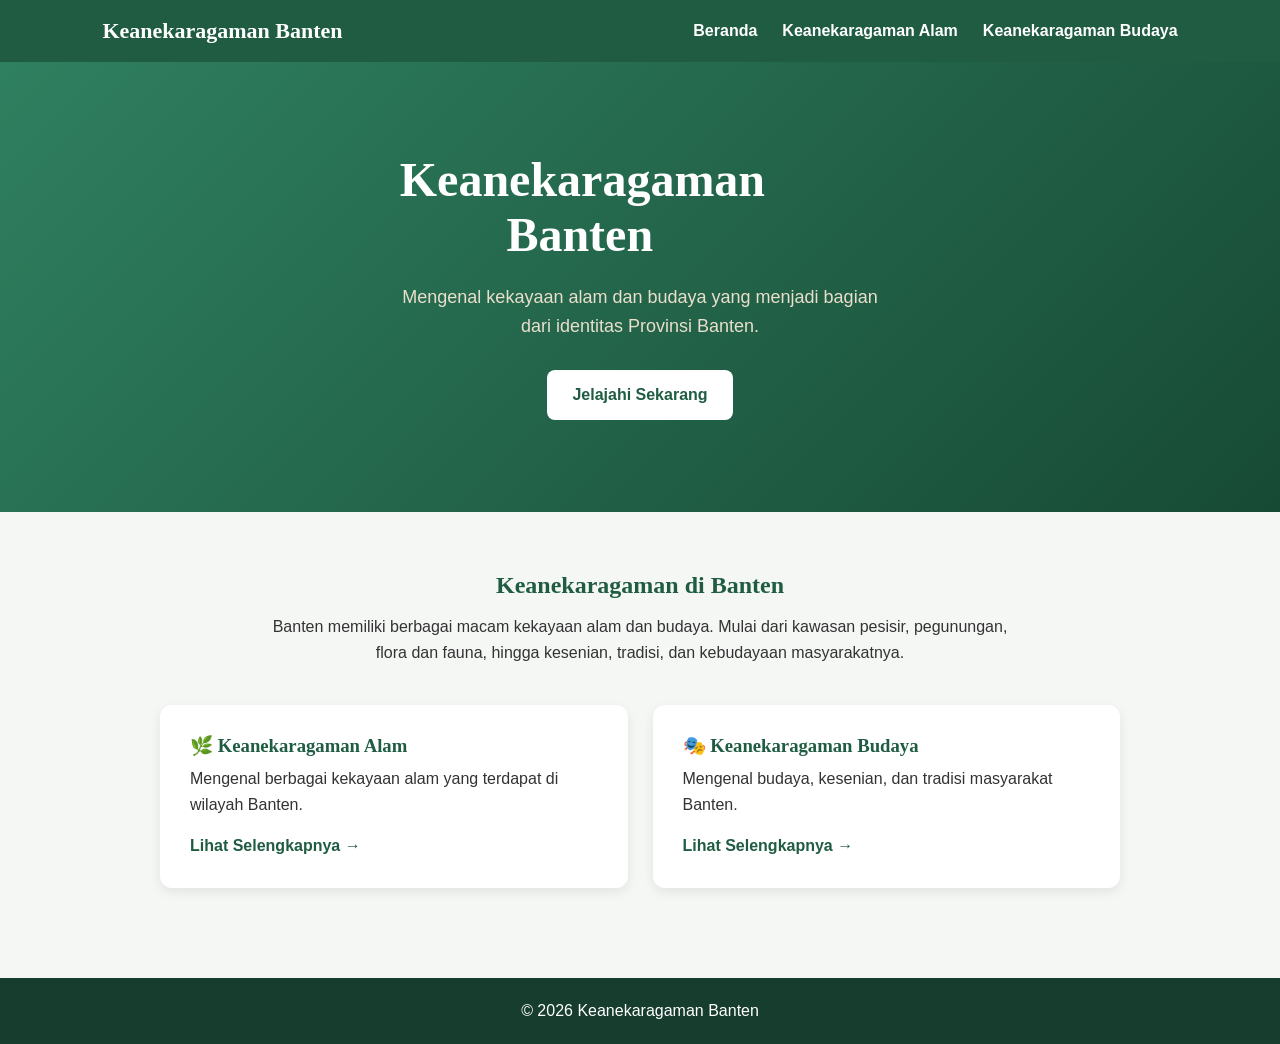
<file: index.html>
<!DOCTYPE html>
<html lang="id">
<head>
    <meta charset="UTF-8">
    <meta name="viewport" content="width=device-width, initial-scale=1.0">
    <title>Keanekaragaman Banten</title>
    <link rel="stylesheet" href="style.css">
</head>

<body>

    <header>
        <nav class="navbar">
            <h2>Keanekaragaman Banten</h2>

            <ul>
                <li><a href="index.html">Beranda</a></li>
                <li><a href="alam.html">Keanekaragaman Alam</a></li>
                <li><a href="budaya.html">Keanekaragaman Budaya</a></li>
            </ul>
        </nav>
    </header>

    <main>

        <section class="hero">
            <div class="hero-content">
                <h1>Keanekaragaman Banten</h1>
                <p>
                    Mengenal kekayaan alam dan budaya yang menjadi bagian
                    dari identitas Provinsi Banten.
                </p>

                <a href="alam.html" class="button">Jelajahi Sekarang</a>
            </div>
        </section>

        <section class="intro">
            <h2>Keanekaragaman di Banten</h2>

            <p>
                Banten memiliki berbagai macam kekayaan alam dan budaya.
                Mulai dari kawasan pesisir, pegunungan, flora dan fauna,
                hingga kesenian, tradisi, dan kebudayaan masyarakatnya.
            </p>

            <div class="cards">

                <div class="card">
                    <h3>🌿 Keanekaragaman Alam</h3>
                    <p>
                        Mengenal berbagai kekayaan alam yang terdapat
                        di wilayah Banten.
                    </p>
                    <a href="alam.html">Lihat Selengkapnya →</a>
                </div>

                <div class="card">
                    <h3>🎭 Keanekaragaman Budaya</h3>
                    <p>
                        Mengenal budaya, kesenian, dan tradisi masyarakat
                        Banten.
                    </p>
                    <a href="budaya.html">Lihat Selengkapnya →</a>
                </div>

            </div>
        </section>

    </main>

    <footer>
        <p>&copy; 2026 Keanekaragaman Banten</p>
    </footer>

</body>
</html>
</file>
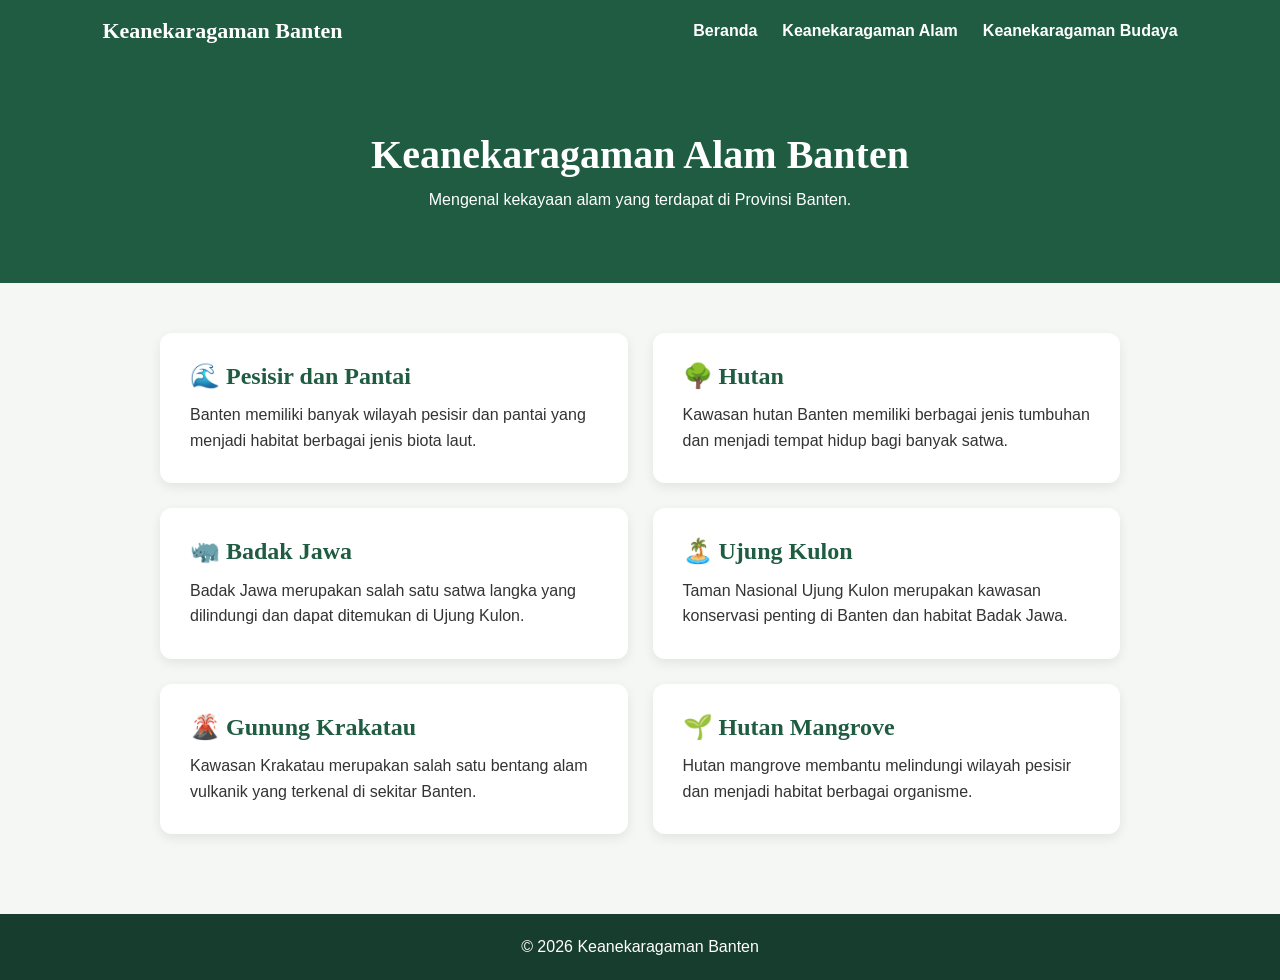
<file: alam.html>
<!DOCTYPE html>
<html lang="id">
<head>
    <meta charset="UTF-8">
    <meta name="viewport" content="width=device-width, initial-scale=1.0">
    <title>Keanekaragaman Alam Banten</title>
    <link rel="stylesheet" href="style.css">
</head>

<body>

    <header>
        <nav class="navbar">
            <h2>Keanekaragaman Banten</h2>

            <ul>
                <li><a href="index.html">Beranda</a></li>
                <li><a href="alam.html">Keanekaragaman Alam</a></li>
                <li><a href="budaya.html">Keanekaragaman Budaya</a></li>
            </ul>
        </nav>
    </header>

    <main>

        <section class="page-header">
            <h1>Keanekaragaman Alam Banten</h1>
            <p>
                Mengenal kekayaan alam yang terdapat di Provinsi Banten.
            </p>
        </section>

        <section class="content">

            <div class="nature-card">
                <h2>🌊 Pesisir dan Pantai</h2>
                <p>
                    Banten memiliki banyak wilayah pesisir dan pantai
                    yang menjadi habitat berbagai jenis biota laut.
                </p>
            </div>

            <div class="nature-card">
                <h2>🌳 Hutan</h2>
                <p>
                    Kawasan hutan Banten memiliki berbagai jenis tumbuhan
                    dan menjadi tempat hidup bagi banyak satwa.
                </p>
            </div>

            <div class="nature-card">
                <h2>🦏 Badak Jawa</h2>
                <p>
                    Badak Jawa merupakan salah satu satwa langka yang
                    dilindungi dan dapat ditemukan di Ujung Kulon.
                </p>
            </div>

            <div class="nature-card">
                <h2>🏝️ Ujung Kulon</h2>
                <p>
                    Taman Nasional Ujung Kulon merupakan kawasan konservasi
                    penting di Banten dan habitat Badak Jawa.
                </p>
            </div>

            <div class="nature-card">
                <h2>🌋 Gunung Krakatau</h2>
                <p>
                    Kawasan Krakatau merupakan salah satu bentang alam
                    vulkanik yang terkenal di sekitar Banten.
                </p>
            </div>

            <div class="nature-card">
                <h2>🌱 Hutan Mangrove</h2>
                <p>
                    Hutan mangrove membantu melindungi wilayah pesisir
                    dan menjadi habitat berbagai organisme.
                </p>
            </div>

        </section>

    </main>

    <footer>
        <p>&copy; 2026 Keanekaragaman Banten</p>
    </footer>

</body>
</html>
</file>
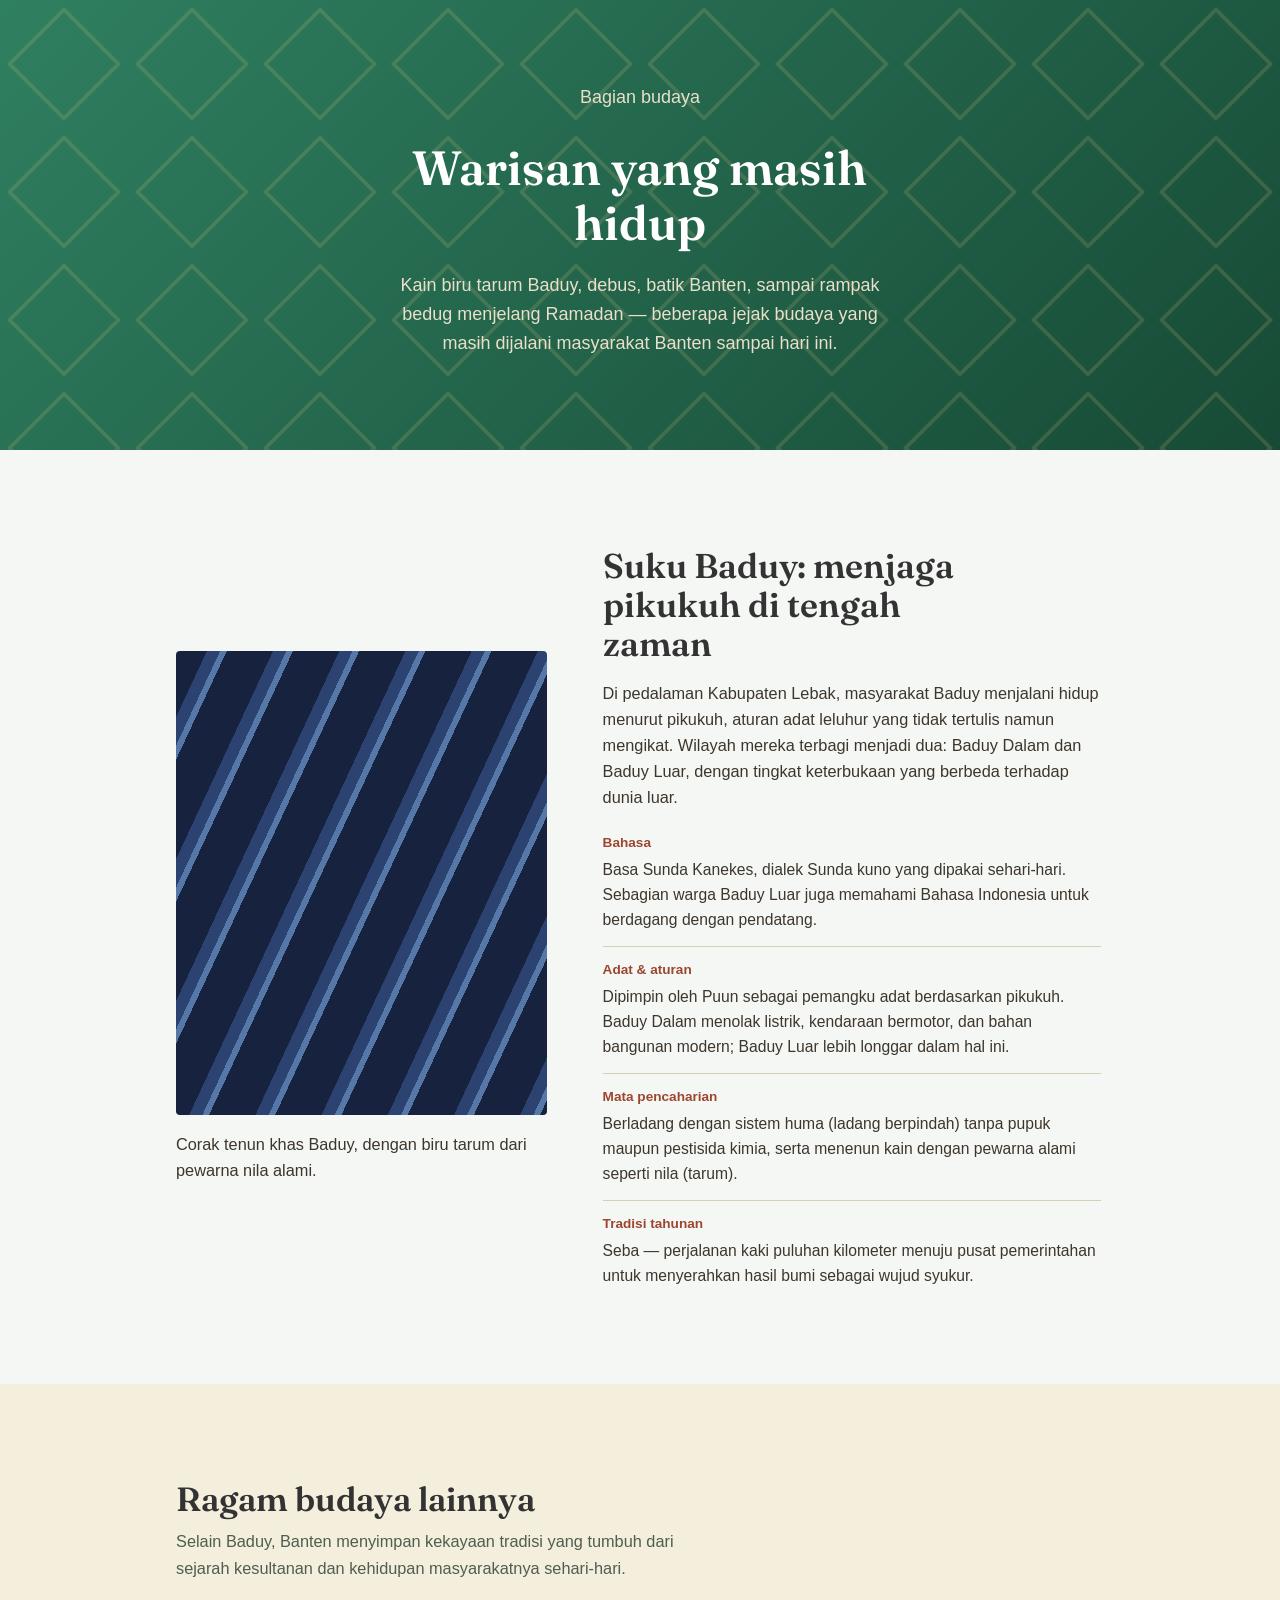
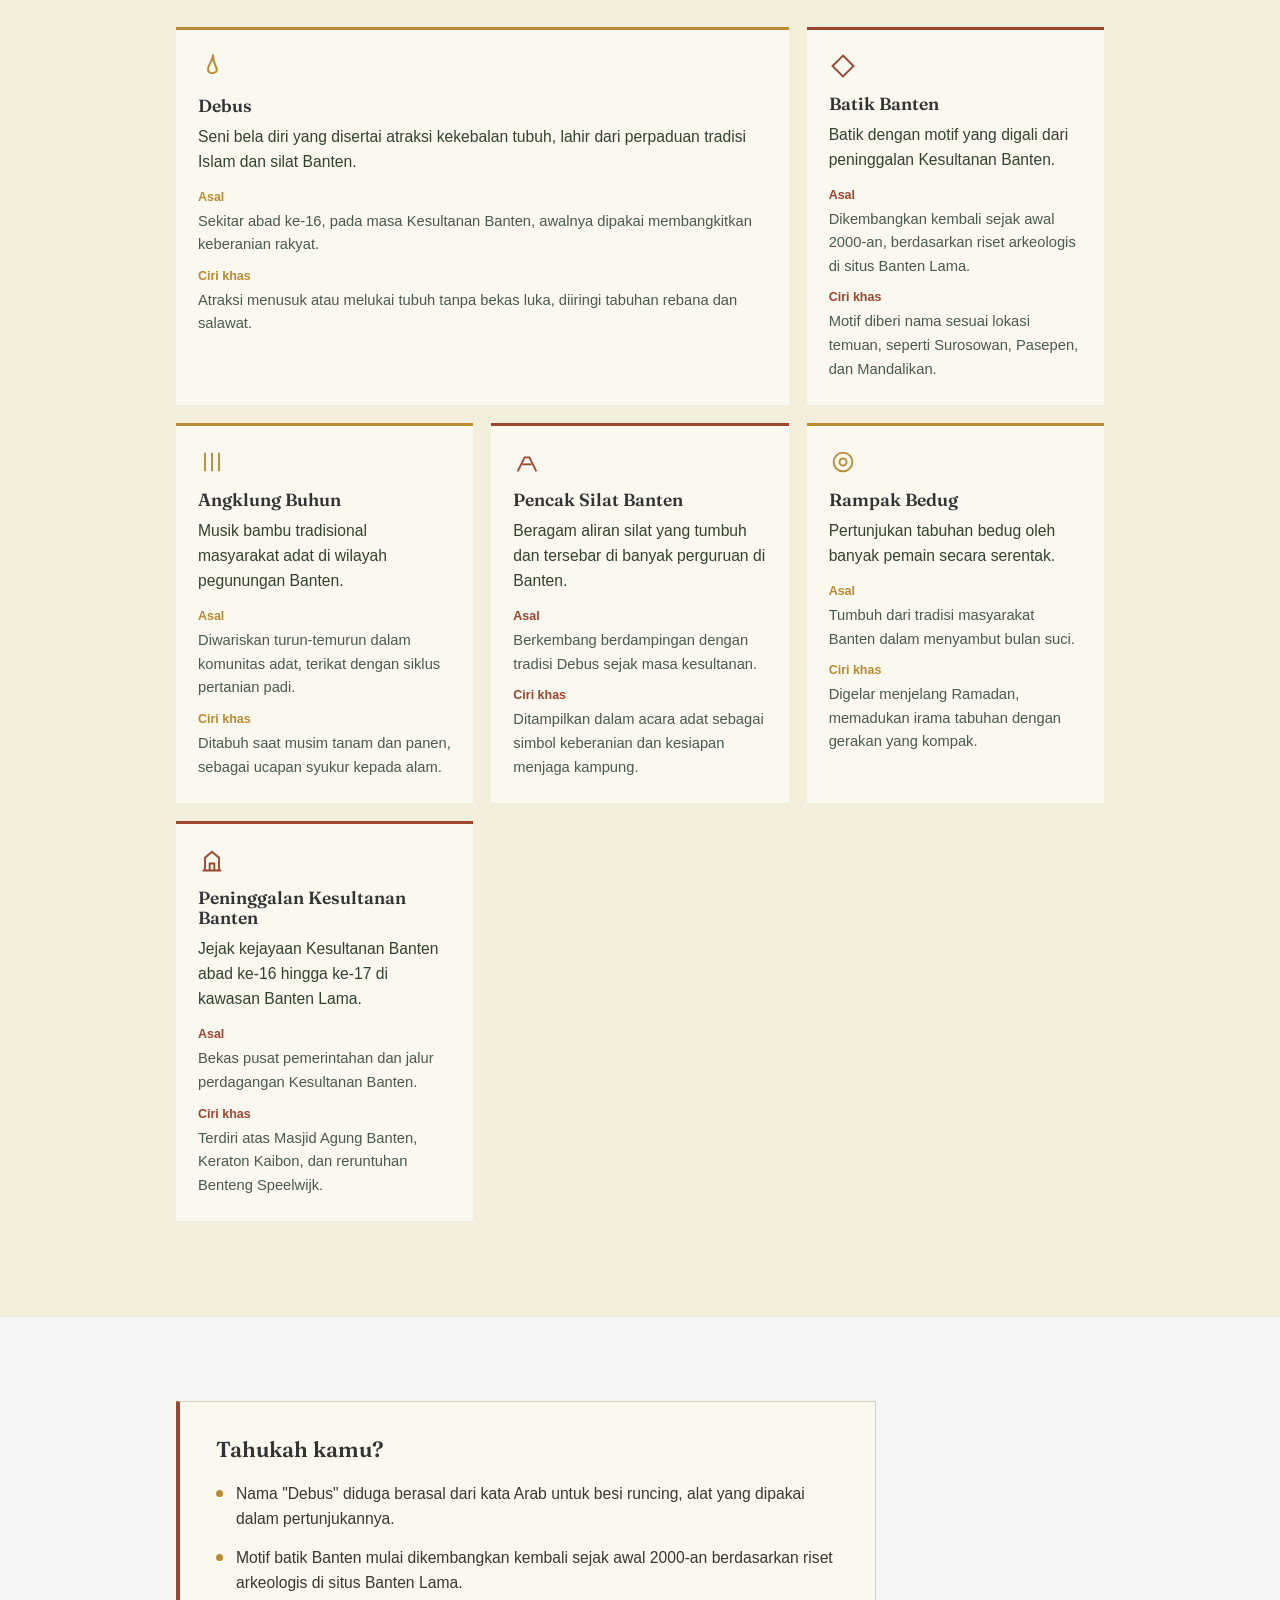
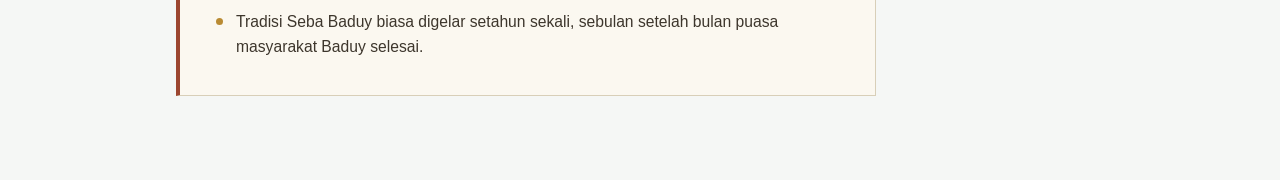
<file: budaya.html>
<!doctype html>
<html lang="id">
<head>
<meta charset="utf-8">
<meta name="viewport" content="width=device-width, initial-scale=1">
<title>Budaya Banten — Warisan yang Masih Hidup</title>
<meta name="description" content="Menjelajahi budaya Banten: Suku Baduy, Debus, Batik Banten, Angklung Buhun, Rampak Bedug, dan peninggalan Kesultanan Banten.">
<link rel="preconnect" href="https://fonts.googleapis.com">
<link rel="preconnect" href="https://fonts.gstatic.com" crossorigin>
<link href="https://fonts.googleapis.com/css2?family=Fraunces:ital,opsz,wght@0,9..144,400;0,9..144,600;0,9..144,700;1,9..144,500&family=Work+Sans:wght@400;500;600&display=swap" rel="stylesheet">
<link rel="stylesheet" href="style.css">
</head>
<body>

  <section class="hero">
    <svg class="hero-pattern" viewBox="0 0 400 200" preserveAspectRatio="xMidYMid slice" xmlns="http://www.w3.org/2000/svg" aria-hidden="true">
      <defs>
        <pattern id="heroIkat" width="40" height="40" patternUnits="userSpaceOnUse">
          <polygon points="20,3 37,20 20,37 3,20" fill="none" stroke="#E7C88C" stroke-width="1.2"/>
        </pattern>
      </defs>
      <rect width="400" height="200" fill="url(#heroIkat)"/>
    </svg>
    <div class="wrap">
      <p class="hero-eyebrow">Bagian budaya</p>
      <h1>Warisan yang masih hidup</h1>
      <p>Kain biru tarum Baduy, debus, batik Banten, sampai rampak bedug menjelang Ramadan — beberapa jejak budaya yang masih dijalani masyarakat Banten sampai hari ini.</p>
    </div>
  </section>

  <section class="sorotan" id="sorotan">
    <div class="wrap">
      <div>
        <div class="swatch" role="img" aria-label="Motif tenun Baduy dengan garis-garis biru tarum khas"></div>
        <p class="swatch-caption">Corak tenun khas Baduy, dengan biru tarum dari pewarna nila alami.</p>
      </div>
      <div>
        <h2>Suku Baduy: menjaga pikukuh di tengah zaman</h2>
        <p>Di pedalaman Kabupaten Lebak, masyarakat Baduy menjalani hidup menurut pikukuh, aturan adat leluhur yang tidak tertulis namun mengikat. Wilayah mereka terbagi menjadi dua: Baduy Dalam dan Baduy Luar, dengan tingkat keterbukaan yang berbeda terhadap dunia luar.</p>
        <dl class="sorotan-facts">
          <div>
            <dt>Bahasa</dt>
            <dd>Basa Sunda Kanekes, dialek Sunda kuno yang dipakai sehari-hari. Sebagian warga Baduy Luar juga memahami Bahasa Indonesia untuk berdagang dengan pendatang.</dd>
          </div>
          <div>
            <dt>Adat &amp; aturan</dt>
            <dd>Dipimpin oleh Puun sebagai pemangku adat berdasarkan pikukuh. Baduy Dalam menolak listrik, kendaraan bermotor, dan bahan bangunan modern; Baduy Luar lebih longgar dalam hal ini.</dd>
          </div>
          <div>
            <dt>Mata pencaharian</dt>
            <dd>Berladang dengan sistem huma (ladang berpindah) tanpa pupuk maupun pestisida kimia, serta menenun kain dengan pewarna alami seperti nila (tarum).</dd>
          </div>
          <div>
            <dt>Tradisi tahunan</dt>
            <dd>Seba — perjalanan kaki puluhan kilometer menuju pusat pemerintahan untuk menyerahkan hasil bumi sebagai wujud syukur.</dd>
          </div>
        </dl>
      </div>
    </div>
  </section>

  <section class="ragam" id="ragam">
    <div class="wrap">
      <div class="section-head">
        <h2>Ragam budaya lainnya</h2>
        <p>Selain Baduy, Banten menyimpan kekayaan tradisi yang tumbuh dari sejarah kesultanan dan kehidupan masyarakatnya sehari-hari.</p>
      </div>
      <div class="ragam-grid">

        <article class="ragam-item featured">
          <svg class="icon" width="30" height="30" viewBox="0 0 24 24" fill="none" stroke="currentColor" stroke-width="1.6" aria-hidden="true"><path d="M12 2 C12 8 8 9 8 14 C8 18 15 18 15 14 C15 11 12 10 12 2Z"/></svg>
          <h3>Debus</h3>
          <p class="item-lead">Seni bela diri yang disertai atraksi kekebalan tubuh, lahir dari perpaduan tradisi Islam dan silat Banten.</p>
          <dl class="item-facts">
            <div><dt>Asal</dt><dd>Sekitar abad ke-16, pada masa Kesultanan Banten, awalnya dipakai membangkitkan keberanian rakyat.</dd></div>
            <div><dt>Ciri khas</dt><dd>Atraksi menusuk atau melukai tubuh tanpa bekas luka, diiringi tabuhan rebana dan salawat.</dd></div>
          </dl>
        </article>

        <article class="ragam-item">
          <svg class="icon" width="28" height="28" viewBox="0 0 24 24" fill="none" stroke="currentColor" stroke-width="1.6" aria-hidden="true"><polygon points="12,3 21,12 12,21 3,12"/></svg>
          <h3>Batik Banten</h3>
          <p class="item-lead">Batik dengan motif yang digali dari peninggalan Kesultanan Banten.</p>
          <dl class="item-facts">
            <div><dt>Asal</dt><dd>Dikembangkan kembali sejak awal 2000-an, berdasarkan riset arkeologis di situs Banten Lama.</dd></div>
            <div><dt>Ciri khas</dt><dd>Motif diberi nama sesuai lokasi temuan, seperti Surosowan, Pasepen, dan Mandalikan.</dd></div>
          </dl>
        </article>

        <article class="ragam-item">
          <svg class="icon" width="28" height="28" viewBox="0 0 24 24" fill="none" stroke="currentColor" stroke-width="1.6" aria-hidden="true"><path d="M6 4v16M12 4v16M18 4v16"/></svg>
          <h3>Angklung Buhun</h3>
          <p class="item-lead">Musik bambu tradisional masyarakat adat di wilayah pegunungan Banten.</p>
          <dl class="item-facts">
            <div><dt>Asal</dt><dd>Diwariskan turun-temurun dalam komunitas adat, terikat dengan siklus pertanian padi.</dd></div>
            <div><dt>Ciri khas</dt><dd>Ditabuh saat musim tanam dan panen, sebagai ucapan syukur kepada alam.</dd></div>
          </dl>
        </article>

        <article class="ragam-item">
          <svg class="icon" width="28" height="28" viewBox="0 0 24 24" fill="none" stroke="currentColor" stroke-width="1.6" aria-hidden="true"><path d="M4 20 L10 8 L14 8 L20 20"/><path d="M8 14h8"/></svg>
          <h3>Pencak Silat Banten</h3>
          <p class="item-lead">Beragam aliran silat yang tumbuh dan tersebar di banyak perguruan di Banten.</p>
          <dl class="item-facts">
            <div><dt>Asal</dt><dd>Berkembang berdampingan dengan tradisi Debus sejak masa kesultanan.</dd></div>
            <div><dt>Ciri khas</dt><dd>Ditampilkan dalam acara adat sebagai simbol keberanian dan kesiapan menjaga kampung.</dd></div>
          </dl>
        </article>

        <article class="ragam-item">
          <svg class="icon" width="28" height="28" viewBox="0 0 24 24" fill="none" stroke="currentColor" stroke-width="1.6" aria-hidden="true"><circle cx="12" cy="12" r="8"/><circle cx="12" cy="12" r="3"/></svg>
          <h3>Rampak Bedug</h3>
          <p class="item-lead">Pertunjukan tabuhan bedug oleh banyak pemain secara serentak.</p>
          <dl class="item-facts">
            <div><dt>Asal</dt><dd>Tumbuh dari tradisi masyarakat Banten dalam menyambut bulan suci.</dd></div>
            <div><dt>Ciri khas</dt><dd>Digelar menjelang Ramadan, memadukan irama tabuhan dengan gerakan yang kompak.</dd></div>
          </dl>
        </article>

        <article class="ragam-item">
          <svg class="icon" width="28" height="28" viewBox="0 0 24 24" fill="none" stroke="currentColor" stroke-width="1.6" aria-hidden="true"><path d="M4 21h16M6 21V10l6-5 6 5v11M10 21v-6h4v6"/></svg>
          <h3>Peninggalan Kesultanan Banten</h3>
          <p class="item-lead">Jejak kejayaan Kesultanan Banten abad ke-16 hingga ke-17 di kawasan Banten Lama.</p>
          <dl class="item-facts">
            <div><dt>Asal</dt><dd>Bekas pusat pemerintahan dan jalur perdagangan Kesultanan Banten.</dd></div>
            <div><dt>Ciri khas</dt><dd>Terdiri atas Masjid Agung Banten, Keraton Kaibon, dan reruntuhan Benteng Speelwijk.</dd></div>
          </dl>
        </article>

      </div>
    </div>
  </section>

  <section class="fakta" id="fakta">
    <div class="wrap">
      <div class="fakta-box">
        <h2>Tahukah kamu?</h2>
        <ul class="fakta-list">
          <li>Nama "Debus" diduga berasal dari kata Arab untuk besi runcing, alat yang dipakai dalam pertunjukannya.</li>
          <li>Motif batik Banten mulai dikembangkan kembali sejak awal 2000-an berdasarkan riset arkeologis di situs Banten Lama.</li>
          <li>Tradisi Seba Baduy biasa digelar setahun sekali, sebulan setelah bulan puasa masyarakat Baduy selesai.</li>
        </ul>
      </div>
    </div>
  </section>

</body>
</html>
</file>
<file: style.css>
* {
    margin: 0;
    padding: 0;
    box-sizing: border-box;
}

body {
    font-family: Arial, sans-serif;
    background-color: #f5f7f5;
    color: #333;
    line-height: 1.6;
}

/* Navbar */

.navbar {
    background-color: #1f5c42;
    color: white;
    padding: 18px 8%;
    display: flex;
    justify-content: space-between;
    align-items: center;
}

.navbar h2 {
    font-size: 22px;
}

.navbar ul {
    list-style: none;
    display: flex;
    gap: 25px;
}

.navbar a {
    color: white;
    text-decoration: none;
    font-weight: bold;
}

.navbar a:hover {
    text-decoration: underline;
}

/* Hero */

.hero {
    min-height: 450px;
    display: flex;
    align-items: center;
    justify-content: center;
    text-align: center;
    padding: 40px 20px;
    background: linear-gradient(135deg, #2f8060, #174a35);
    color: white;
}

.hero-content {
    max-width: 700px;
}

.hero h1 {
    font-size: 48px;
    margin-bottom: 15px;
}

.hero p {
    font-size: 18px;
    margin-bottom: 30px;
}

.button {
    display: inline-block;
    background-color: white;
    color: #1f5c42;
    padding: 12px 25px;
    border-radius: 8px;
    text-decoration: none;
    font-weight: bold;
}

.button:hover {
    background-color: #e8eee9;
}

/* Intro */

.intro {
    max-width: 1000px;
    margin: auto;
    padding: 60px 20px;
    text-align: center;
}

.intro h2 {
    color: #1f5c42;
    margin-bottom: 15px;
}

.intro > p {
    max-width: 750px;
    margin: auto;
}

/* Cards */

.cards {
    display: grid;
    grid-template-columns: repeat(2, 1fr);
    gap: 25px;
    margin-top: 40px;
}

.card {
    background-color: white;
    padding: 30px;
    border-radius: 12px;
    box-shadow: 0 4px 12px rgba(0, 0, 0, 0.08);
    text-align: left;
}

.card h3 {
    color: #1f5c42;
    margin-bottom: 10px;
}

.card a {
    display: inline-block;
    margin-top: 15px;
    color: #1f5c42;
    text-decoration: none;
    font-weight: bold;
}

/* Page Header */

.page-header {
    background-color: #1f5c42;
    color: white;
    text-align: center;
    padding: 70px 20px;
}

.page-header h1 {
    font-size: 40px;
    margin-bottom: 10px;
}

/* Nature Content */

.content {
    max-width: 1000px;
    margin: auto;
    padding: 50px 20px;
    display: grid;
    grid-template-columns: repeat(2, 1fr);
    gap: 25px;
}

.nature-card {
    background-color: white;
    padding: 30px;
    border-radius: 12px;
    box-shadow: 0 4px 12px rgba(0, 0, 0, 0.08);
}

.nature-card h2 {
    color: #1f5c42;
    margin-bottom: 12px;
}

/* Footer */

footer {
    background-color: #163d2e;
    color: white;
    text-align: center;
    padding: 20px;
    margin-top: 30px;
}

/* Responsive */

@media (max-width: 768px) {

    .navbar {
        flex-direction: column;
        gap: 15px;
    }

    .navbar ul {
        flex-direction: column;
        text-align: center;
        gap: 10px;
    }

    .hero h1 {
        font-size: 36px;
    }

    .cards,
    .content {
        grid-template-columns: 1fr;
    }
}
:root{
    --bg: #F1ECDF;
    --paper: #FBF8F0;
    --paper-tint: #F4EEDD;
    --ink: #1C2A20;
    --brick: #9C4630;
    --brick-deep: #46201A;
    --gold: #B98B33;
    --tarum-deep: #16223E;
    --tarum: #2C4270;
    --tarum-light: #5678A8;
    --line: #D8CFB8;
    --line-on-dark: rgba(241,236,223,0.2);
    --serif: "Fraunces", Georgia, "Times New Roman", serif;
    --sans: "Work Sans", -apple-system, BlinkMacSystemFont, "Segoe UI", sans-serif;
  }

  *{ box-sizing: border-box; }
  html{ scroll-behavior: smooth; }
  @media (prefers-reduced-motion: reduce){
    html{ scroll-behavior: auto; }
    *{ animation-duration: 0.001ms !important; animation-iteration-count: 1 !important; transition-duration: 0.001ms !important; }
  }

  body{
    margin: 0;
    background: var(--bg);
    color: var(--ink);
    font-family: var(--sans);
    line-height: 1.55;
    -webkit-font-smoothing: antialiased;
  }
  a{ color: inherit; }
  a:focus-visible, button:focus-visible{
    outline: 2px solid var(--brick);
    outline-offset: 3px;
  }
  img, svg{ max-width: 100%; display: block; }
  h1, h2, h3{ font-family: var(--serif); font-weight: 600; line-height: 1.14; margin: 0; }
  p{ margin: 0; }

  .wrap{
    max-width: 1040px;
    margin: 0 auto;
    padding: 0 clamp(20px, 5vw, 56px);
  }

  /* ---------- Hero ---------- */
  .hero{
    position: relative;
    overflow: hidden;
    background: var(--brick-deep);
    color: var(--paper);
    padding: clamp(64px, 11vw, 110px) 0 clamp(56px, 10vw, 96px);
  }
  .hero-pattern{
    position: absolute;
    inset: 0;
    opacity: 0.16;
    z-index: 0;
  }
  .hero .wrap{ position: relative; z-index: 1; }
  .hero-eyebrow{ font-size: 0.95rem; color: #E7C88C; margin-bottom: 14px; }
  .hero h1{ font-size: clamp(2.2rem, 5.2vw, 3.4rem); max-width: 15ch; }
  .hero p{ margin-top: 20px; max-width: 48ch; font-size: 1.07rem; color: #E9DFCB; }
  @keyframes rise{ from{ opacity: 0; transform: translateY(14px); } to{ opacity: 1; transform: translateY(0); } }
  .hero-eyebrow, .hero h1, .hero p{ animation: rise 0.7s ease both; }
  .hero h1{ animation-delay: 0.06s; }
  .hero p{ animation-delay: 0.14s; }

  /* ---------- Sorotan (Baduy) ---------- */
  .sorotan{ padding: clamp(56px, 9vw, 96px) 0; }
  .sorotan .wrap{
    display: grid;
    grid-template-columns: 0.85fr 1.15fr;
    gap: clamp(28px, 5vw, 56px);
    align-items: center;
  }
  .swatch{
    aspect-ratio: 4 / 5;
    border-radius: 4px;
    background:
      repeating-linear-gradient(115deg,
        var(--tarum-deep) 0px, var(--tarum-deep) 28px,
        var(--tarum) 28px, var(--tarum) 40px,
        var(--tarum-light) 40px, var(--tarum-light) 46px,
        var(--tarum-deep) 46px, var(--tarum-deep) 60px);
    position: relative;
  }
  .swatch-caption{
    margin-top: 10px;
    font-size: 0.85rem;
    color: #6B5B47;
  }
  .sorotan h2{ font-size: clamp(1.6rem, 3.2vw, 2.15rem); max-width: 16ch; }
  .sorotan p{ margin-top: 16px; font-size: 1.02rem; color: #3D362C; max-width: 56ch; }
  .sorotan p + p{ margin-top: 14px; }
  .sorotan-facts{
    margin: 22px 0 0;
    display: grid;
    gap: 14px;
    max-width: 56ch;
  }
  .sorotan-facts div{
    padding-top: 12px;
    border-top: 1px solid var(--line);
  }
  .sorotan-facts div:first-child{ border-top: none; padding-top: 0; }
  .sorotan-facts dt{
    font-size: 0.85rem;
    font-weight: 600;
    color: var(--brick);
    margin-bottom: 3px;
  }
  .sorotan-facts dd{
    margin: 0;
    font-size: 0.98rem;
    color: #3D362C;
  }

  @media (max-width: 720px){
    .sorotan .wrap{ grid-template-columns: 1fr; }
    .swatch{ aspect-ratio: 16 / 9; max-width: 320px; }
  }

  /* ---------- Ragam grid ---------- */
  .ragam{ padding: clamp(56px, 9vw, 96px) 0; background: var(--paper-tint); }
  .section-head{ max-width: 60ch; margin-bottom: clamp(30px, 5vw, 46px); }
  .section-head h2{ font-size: clamp(1.6rem, 3.2vw, 2.1rem); }
  .section-head p{ margin-top: 10px; font-size: 1.02rem; color: #4E5E4F; }

  .ragam-grid{
    display: grid;
    grid-template-columns: repeat(3, 1fr);
    gap: 18px;
  }
  .ragam-item{
    background: var(--paper);
    border-top: 3px solid var(--brick);
    padding: 22px 22px 24px;
    position: relative;
    overflow: hidden;
  }
  .ragam-item:nth-child(odd){ border-top-color: var(--gold); }
  .ragam-item.featured{ grid-column: span 2; }
  .ragam-item .icon{ color: var(--brick); margin-bottom: 14px; }
  .ragam-item:nth-child(odd) .icon{ color: var(--gold); }
  .ragam-item h3{ font-size: 1.1rem; margin-bottom: 8px; }
  .item-lead{
    font-size: 0.98rem;
    font-weight: 500;
    color: #33422F;
    margin-bottom: 14px;
  }
  .item-facts{
    margin: 0;
    display: grid;
    gap: 10px;
  }
  .item-facts dt{
    font-size: 0.78rem;
    font-weight: 600;
    color: var(--brick);
    margin-bottom: 2px;
  }
  .ragam-item:nth-child(odd) .item-facts dt{ color: var(--gold); }
  .item-facts dd{
    margin: 0;
    font-size: 0.92rem;
    color: #4A5A4C;
  }
  .ragam-item::after{
    content: "";
    position: absolute;
    left: 0; bottom: 0;
    height: 3px;
    width: 0%;
    background: var(--brick);
    transition: width 0.25s ease;
  }
  .ragam-item:nth-child(odd)::after{ background: var(--gold); }
  .ragam-item:hover::after{ width: 100%; }

  @media (max-width: 760px){
    .ragam-grid{ grid-template-columns: 1fr; }
    .ragam-item.featured{ grid-column: span 1; }
  }

  /* ---------- Fakta ---------- */
  .fakta{ padding: clamp(52px, 9vw, 84px) 0; }
  .fakta-box{
    border: 1px solid var(--line);
    border-left: 4px solid var(--brick);
    background: var(--paper);
    padding: clamp(24px, 4vw, 36px);
    max-width: 700px;
  }
  .fakta-box h2{ font-size: 1.35rem; }
  .fakta-list{ list-style: none; margin: 18px 0 0; padding: 0; display: grid; gap: 14px; }
  .fakta-list li{ padding-left: 20px; position: relative; font-size: 0.98rem; color: #3D362C; }
  .fakta-list li::before{
    content: "";
    position: absolute;
    left: 0; top: 9px;
    width: 7px; height: 7px;
    background: var(--gold);
    border-radius: 50%;
  }
* {
    margin: 0;
    padding: 0;
    box-sizing: border-box;
}

body {
    font-family: Arial, sans-serif;
    background-color: #f5f7f5;
    color: #333;
    line-height: 1.6;
}

/* Navbar */

.navbar {
    background-color: #1f5c42;
    color: white;
    padding: 18px 8%;
    display: flex;
    justify-content: space-between;
    align-items: center;
}

.navbar h2 {
    font-size: 22px;
}

.navbar ul {
    list-style: none;
    display: flex;
    gap: 25px;
}

.navbar a {
    color: white;
    text-decoration: none;
    font-weight: bold;
}

.navbar a:hover {
    text-decoration: underline;
}

/* Hero */

.hero {
    min-height: 450px;
    display: flex;
    align-items: center;
    justify-content: center;
    text-align: center;
    padding: 40px 20px;
    background: linear-gradient(135deg, #2f8060, #174a35);
    color: white;
}

.hero-content {
    max-width: 700px;
}

.hero h1 {
    font-size: 48px;
    margin-bottom: 15px;
}

.hero p {
    font-size: 18px;
    margin-bottom: 30px;
}

.button {
    display: inline-block;
    background-color: white;
    color: #1f5c42;
    padding: 12px 25px;
    border-radius: 8px;
    text-decoration: none;
    font-weight: bold;
}

.button:hover {
    background-color: #e8eee9;
}

/* Intro */

.intro {
    max-width: 1000px;
    margin: auto;
    padding: 60px 20px;
    text-align: center;
}

.intro h2 {
    color: #1f5c42;
    margin-bottom: 15px;
}

.intro > p {
    max-width: 750px;
    margin: auto;
}

/* Cards */

.cards {
    display: grid;
    grid-template-columns: repeat(2, 1fr);
    gap: 25px;
    margin-top: 40px;
}

.card {
    background-color: white;
    padding: 30px;
    border-radius: 12px;
    box-shadow: 0 4px 12px rgba(0, 0, 0, 0.08);
    text-align: left;
}

.card h3 {
    color: #1f5c42;
    margin-bottom: 10px;
}

.card a {
    display: inline-block;
    margin-top: 15px;
    color: #1f5c42;
    text-decoration: none;
    font-weight: bold;
}

/* Page Header */

.page-header {
    background-color: #1f5c42;
    color: white;
    text-align: center;
    padding: 70px 20px;
}

.page-header h1 {
    font-size: 40px;
    margin-bottom: 10px;
}

/* Nature Content */

.content {
    max-width: 1000px;
    margin: auto;
    padding: 50px 20px;
    display: grid;
    grid-template-columns: repeat(2, 1fr);
    gap: 25px;
}

.nature-card {
    background-color: white;
    padding: 30px;
    border-radius: 12px;
    box-shadow: 0 4px 12px rgba(0, 0, 0, 0.08);
}

.nature-card h2 {
    color: #1f5c42;
    margin-bottom: 12px;
}

/* Footer */

footer {
    background-color: #163d2e;
    color: white;
    text-align: center;
    padding: 20px;
    margin-top: 30px;
}

/* Responsive */

@media (max-width: 768px) {

    .navbar {
        flex-direction: column;
        gap: 15px;
    }

    .navbar ul {
        flex-direction: column;
        text-align: center;
        gap: 10px;
    }

    .hero h1 {
        font-size: 36px;
    }

    .cards,
    .content {
        grid-template-columns: 1fr;
    }
}
</file>
